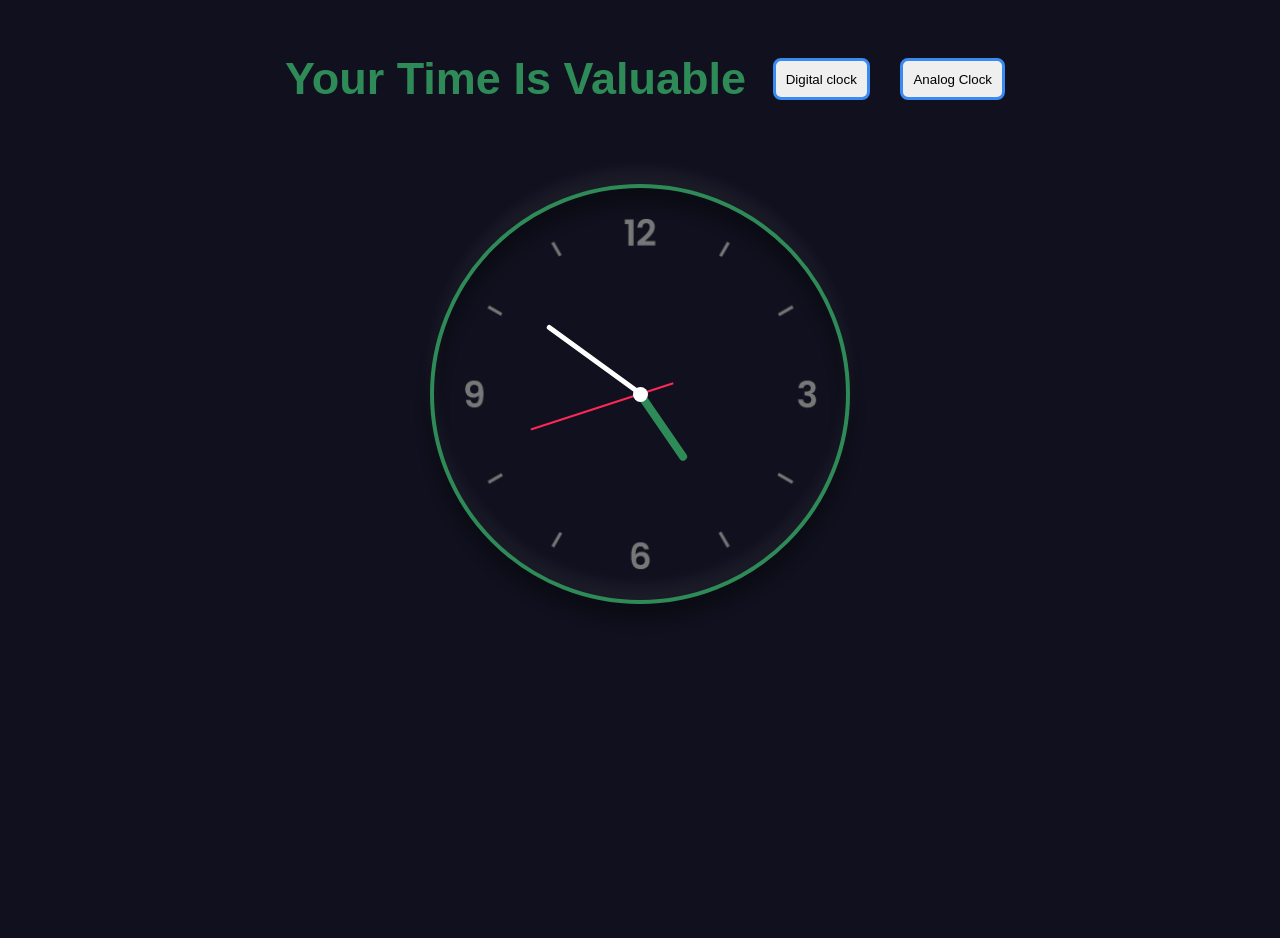
<file: TimeClock_ Analog and Digital Responsive/digital-analog-javascript/index.html>
<!DOCTYPE html>
<html lang="en">

<head>
  <meta charset="UTF-8">
  <meta http-equiv="X-UA-Compatible" content="IE=edge">
  <meta name="viewport" content="width=device-width, initial-scale=1.0">
  <link rel="stylesheet" href="css/style.css">
  <link rel="stylesheet" href="css/mobile.css">
  <script src="https://code.jquery.com/jquery-3.6.0.min.js"></script>
  <title>Digital And Analog Clocks With JavaScript (jQuery) Example</title>
</head>

<body onload="initClock()">
  <div class="nav">
    <h1>Your Time Is Valuable</h1>
    <div class="btn">
      <button class="dig" onclick="digital()">Digital clock</button>
      <button class="analog" onclick="analog()">Analog Clock</button>
    </div>
  </div>
  <div class="clock">
    <div class="hour">
      <div class="hor" id="hor">

      </div>
    </div>
    <div class="minutes">
      <div class="mn" id="mn">

      </div>
    </div>
    <div class="seconds">
      <div class="sc" id="sc">

      </div>
    </div>
  </div>
  <div class="datetime">
    <div class="date">
      <span id="day">Day</span>,
      <span id="month">Month</span>
      <span id="num">00</span>,
      <span id="year">Year</span>
    </div>
    <div class="time">
      <span id="hour">00</span>:
      <span id="min">00</span>:
      <span id="sec">00</span>
      <span id="period">AM</span>
    </div>
  </div>
  <script src="js/clock.js"></script>
  <script src="js/digital.js"></script>

</body>
<script type="text/javascript">

  var _gaq = _gaq || [];
  _gaq.push(['_setAccount', 'UA-36251023-1']);
  _gaq.push(['_setDomainName', 'jqueryscript.net']);
  _gaq.push(['_trackPageview']);

  (function() {
    var ga = document.createElement('script'); ga.type = 'text/javascript'; ga.async = true;
    ga.src = ('https:' == document.location.protocol ? 'https://ssl' : 'http://www') + '.google-analytics.com/ga.js';
    var s = document.getElementsByTagName('script')[0]; s.parentNode.insertBefore(ga, s);
  })();

</script>
</html>
</file>
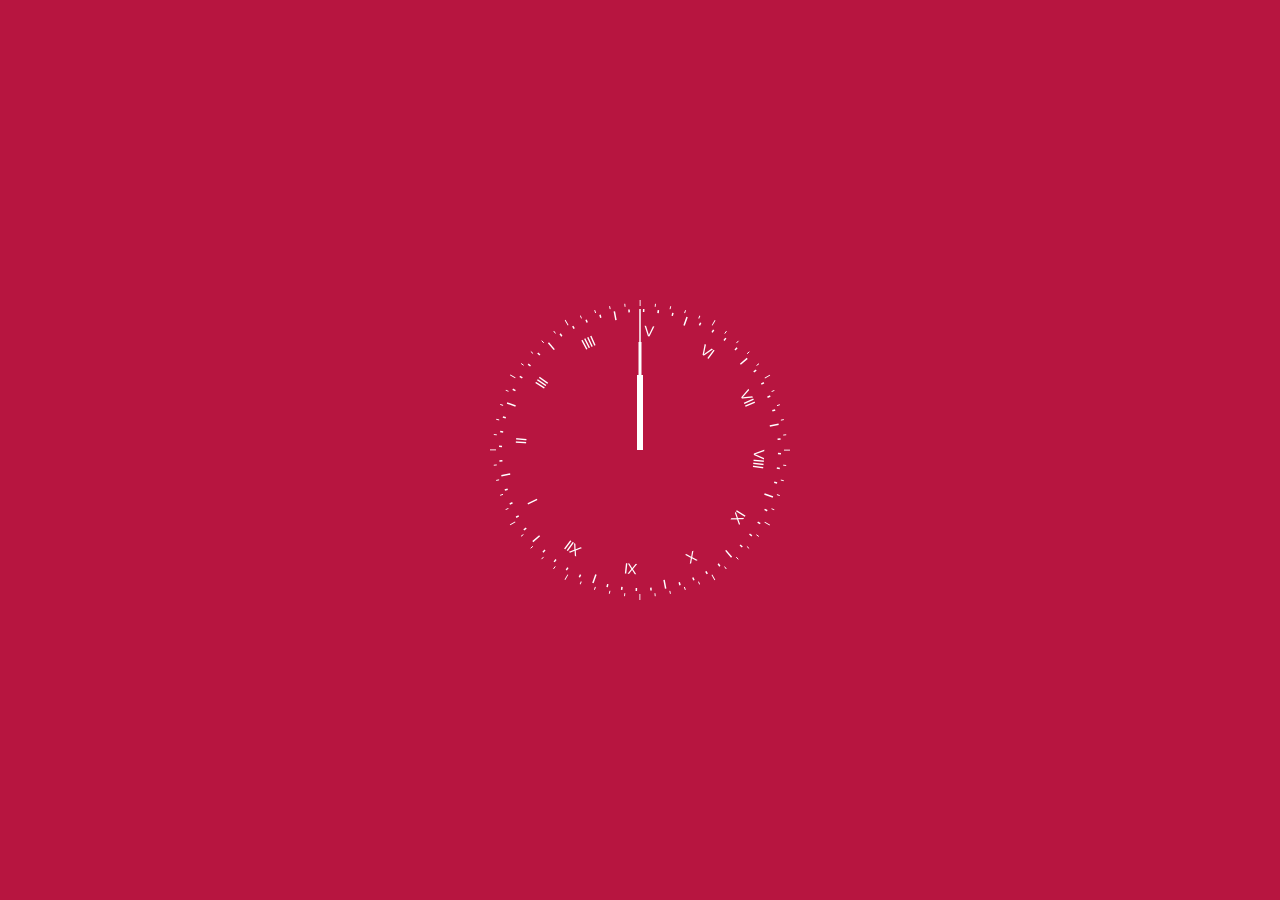
<file: uptime/uptime-main/index.html>
<!DOCTYPE html>
<html lang="en">

<head>
  <meta charset="utf-8">
  <meta name="viewport" content="width=device-width, initial-scale=1">
  <title>/r/badUIbattles: Uptime</title>
  <link rel="stylesheet" href="uptime.css">
</head>

<body>
  <svg class="clock" viewBox="0 0 100 100">
    <defs>
      <path id="path" d="M50,12a38,38 0 1,1 0,76a38,38 0 1,1 0,-76" />
    </defs>
    <path class="hand hours" d="M50 25 V50" />
    <path class="hand minutes" d="M50 14 V50" />
    <path class="hand seconds" d="M50 3 V50" />
    <text class="hour-marks" font-size="5" font-family="sans-serif" letter-spacing="-0.4" text-anchor="middle" />
    <g class="second-marks" />
    <g class="minute-marks" />
  </svg>

  <script src="uptime.js"></script>
</body>

</html>
</file>
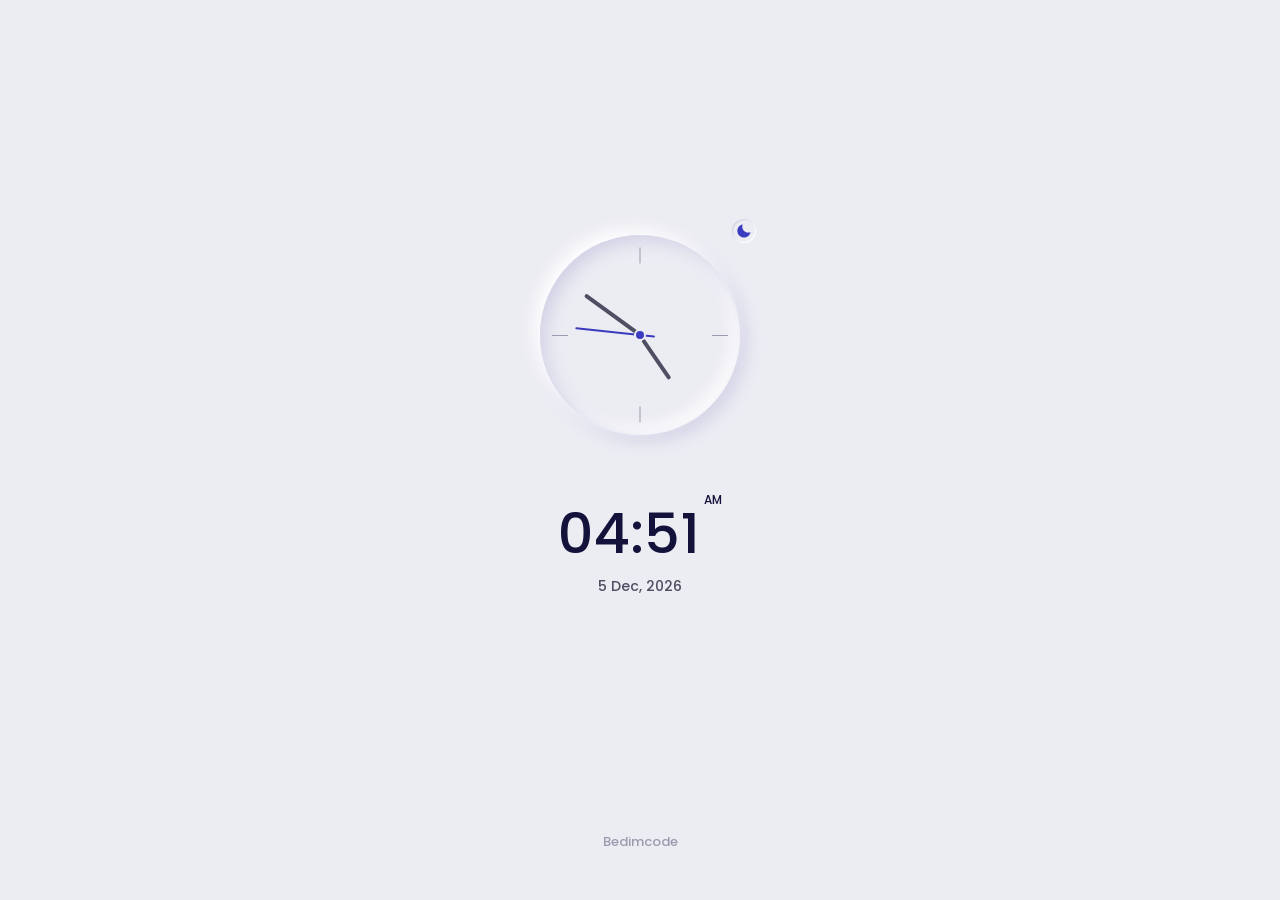
<file: Neumorphic - responsive-clock-ui/responsive-clock-ui-main/responsive-clock-ui-main/index.html>
<!DOCTYPE html>
    <html lang="en">
    <head>
        <meta charset="UTF-8">
        <meta name="viewport" content="width=device-width, initial-scale=1.0">

        <!--==================== BOXICONS ====================-->
        <link rel="stylesheet" href="https://cdn.jsdelivr.net/npm/boxicons@latest/css/boxicons.min.css">

        <!--==================== CSS ==========-->
        <link rel="stylesheet" href="assets/css/styles.css">

        <title>Clock Ui</title>
    </head>
    <body>
        <section class="clock container">
            <div class="clock__container grid">
                <div class="clock__content grid">
                    <div class="clock__circle">
                        <span class="clock__twelve"></span>
                        <span class="clock__three"></span>
                        <span class="clock__six"></span>
                        <span class="clock__nine"></span>
    
                        <div class="clock__rounder"></div>
                        <div class="clock__hour" id="clock-hour"></div>
                        <div class="clock__minutes" id="clock-minutes"></div>
                        <div class="clock__seconds" id="clock-seconds"></div>

                        <!-- Dark/light button -->
                        <div class="clock__theme">
                            <i class='bx bxs-moon' id="theme-button"></i>
                        </div>
                    </div>

                    <div>
                        <div class="clock__text">
                            <div class="clock__text-hour" id="text-hour"></div>
                            <div class="clock__text-minutes" id="text-minutes"></div>
                            <div class="clock__text-ampm" id="text-ampm"></div>
                        </div>
    
                        <div class="clock__date">
                            <!-- <span id="date-day-week"></span> -->
                            <span id="date-day"></span>
                            <span id="date-month"></span>
                            <span id="date-year"></span>
                        </div>
                    </div>
                </div>
                
                <a href="https://www.youtube.com/c/Bedimcode/" target="_blank" class="clock__logo">Bedimcode</a>
            </div>
        </section>

        <!--==================== MAIN JS ====================-->
        <script src="assets/js/main.js"></script>
    </body>
</html>
</file>
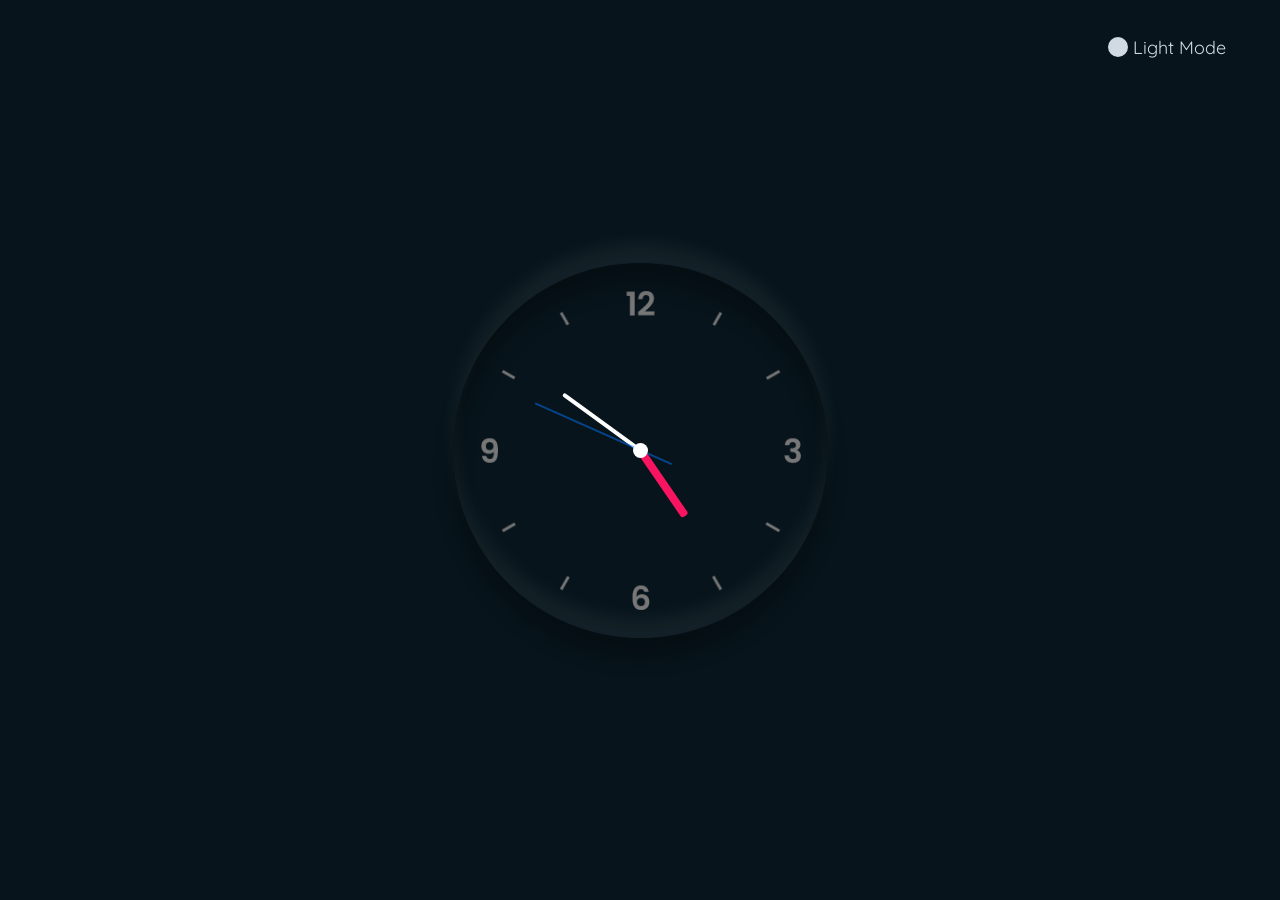
<file: Neumorphic Analog Clock/AnalogClock-master/AnalogClock-master/index.html>
<!DOCTYPE html>
<html lang="en">
<head>
    <meta charset="UTF-8">
    <meta name="viewport" content="width=device-width, initial-scale=1.0">
    <meta name="Description" content="A Simple Analog Clock">
    <meta name="theme-color" content="#091921">
    <link rel="stylesheet" href="CSS/main.css">
    <link rel="shortcut icon" type="image/png" href="favicon.png"/>
    <title>Analog Clock</title>
</head>

<body>
    <div class="clock">

        <div class="hour">
            <div class="hr" id="hr">
                
            </div>
        </div>

        <div class="min">
            <div class="mn" id="mn">

            </div>
        </div>

        <div class="sec">
            <div class="sc" id="sc">

            </div>
        </div>

    </div>
    <div class="toggleClass" onclick="toggleClass()"></div>
    <script src="JS/main.js"></script>

</body>
</html>
</file>
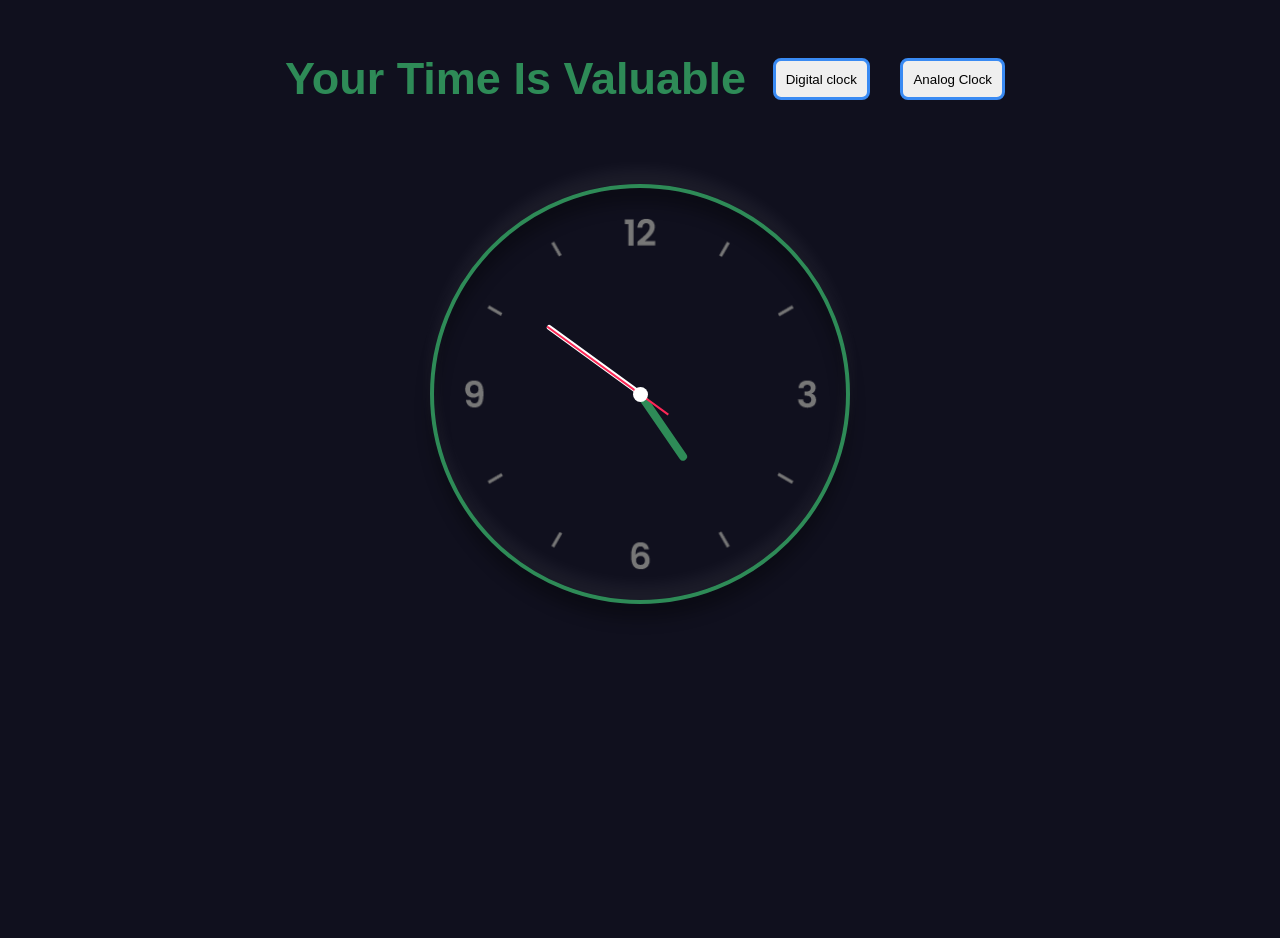
<file: TimeClock_ Analog and Digital Responsive/TimeClock-main/TimeClock-main/index.html>
<!DOCTYPE html>
<html lang="en">

<head>
  <meta charset="UTF-8">
  <meta http-equiv="X-UA-Compatible" content="IE=edge">
  <meta name="viewport" content="width=device-width, initial-scale=1.0">
  <link rel="stylesheet" href="css/style.css">
  <link rel="stylesheet" href="css/mobile.css">
  <script src="https://ajax.googleapis.com/ajax/libs/jquery/3.5.1/jquery.min.js"></script>
  <title>Clock</title>
</head>

<body onload="initClock()">
  <div class="nav">
    <h1>Your Time Is Valuable</h1>
    <div class="btn">
      <button class="dig" onclick="digital()">Digital clock</button>
      <button class="analog" onclick="analog()">Analog Clock</button>
    </div>
  </div>
  <div class="clock">
    <div class="hour">
      <div class="hor" id="hor">

      </div>
    </div>
    <div class="minutes">
      <div class="mn" id="mn">

      </div>
    </div>
    <div class="seconds">
      <div class="sc" id="sc">

      </div>
    </div>
  </div>
  <div class="datetime">
    <div class="date">
      <span id="day">Day</span>,
      <span id="month">Month</span>
      <span id="num">00</span>,
      <span id="year">Year</span>
    </div>
    <div class="time">
      <span id="hour">00</span>:
      <span id="min">00</span>:
      <span id="sec">00</span>
      <span id="period">AM</span>
    </div>
  </div>
  <script src="js/clock.js"></script>
  <script src="js/digital.js"></script>

</body>

</html>
</file>
<file: TimeClock_ Analog and Digital Responsive/digital-analog-javascript/css/style.css>
*{
    margin: 0;
    padding: 0;
    box-sizing: border-box;
}
body{
    background:#10101E;
     min-height: 100vh;
     overflow:hidden ;

}
.nav{
    display: flex;
    justify-content:center;
    align-items: center;
    margin-top: 3%;
    padding: 15px;
}
h1{
    font-family: sans-serif;
    margin-left: 10px;
    color: seagreen;
    font-size: 45px;
}
.dig, .analog{
    height: 42px;
    align-self: center;
    margin-left: 2em;
    padding: 10px;
    border-radius: 8px;
    border: 3px solid rgb(57, 138, 243);
    cursor: pointer;
    transition: 0.3s ease all;
}
button:hover{
    background:rgb(57, 138, 243) ;
    box-shadow: 0 0 30px rgb(57, 138, 243);
    color: #fff;
}
.clock{
    width: 420px;
    height: 420px;
    margin:0 auto;
    margin-top: 5%;
    display: flex;
    justify-content: center;
    align-items: center;
    background: url(clock.png);
    background-size: cover;
    border: 4px solid seagreen;
    border-radius: 50%;
    box-shadow: 0 -15px 15px rgba(255,255,255, 0.05),
                inset 0 -15px 15px rgba(255,255,255, 0.05),
                0 15px 15px rgba(0, 0, 0, 0.3),
                inset 0 15px 15px rgba(0, 0, 0, 0.3);
    
}
.clock:before{
    content: '';
    position: absolute;
    width: 15px;
    height: 15px;
    background: #fff;
    border-radius: 50%;
    z-index: 10000;
}
.clock .hour, .clock .minutes, .clock .seconds{
    position: absolute;

}
.clock .hour, .hor{
    width: 160px;
    height: 160px;

}
.clock .minutes, .mn{
    width: 190px;
    height: 230px;
    
}
.clock .seconds, .sc{
    width: 230px;
    height: 230px;
}
.hor, .mn, .sc{
    display: flex;
    justify-content: center;
    position: absolute;
    border-radius: 50%;
}
.hor:before{
    content: '';
    position: absolute;
    width: 8px;
    height: 85px;
    background: seagreen;
    z-index: 10;
    border-radius: 6px 6px 0 0;
}
.mn:before{
    content: '';
    position: absolute;
    width: 5px;
    height: 120px;
    background: #fff;
    z-index: 11;
    border-radius: 6px 6px 0 0;
}
.sc:before{
    content: '';
    position: absolute;
    width: 2px;
    height: 150px;
    background:rgb(252, 40, 86);
    z-index: 12;
    border-radius: 6px 6px 0 0;
}
.datetime{
    margin:0 auto;
    margin-top: 15%;
    color: #fff;
    background:seagreen ;
    font-family: "Segoe UI", sans-serif;
    width: 410px;
    padding: 15px 10px;
    border: 3px solid seagreen;
    border-radius: 5px;
    -webkit-box-reflect: below 1px linear-gradient(transparent, rgba(255,255,255, 0.1));
    box-shadow: 0 0 30px seagreen;
}
.date{
    font-size: 20px;
    font-weight: 600;
    text-align: center;
    letter-spacing: 3px;
}
.time{
    font-size: 60px;
    display: flex;
    justify-content: center;
    align-items: center;
}
.time span:not(:last-child){
    position: relative;
    margin: 0 6px;
    font-weight: 600;
    text-align: center;
    letter-spacing: 3px;
}
.time span:last-child{
    background: seagreen;
    font-size: 30px;
    font-weight: 600;
    text-transform: uppercase;
    margin-top: 10px;
    padding: 0 5px;
    border-radius: 3px;
}
</file>
<file: TimeClock_ Analog and Digital Responsive/digital-analog-javascript/css/mobile.css>
@media screen and (max-width: 800px){
    .nav{
        display: flex;
        flex-direction: column;
    }
    h1{
        font-size: 35px;
    }
    button{
        margin-top: 20px;
        
    }
}
@media screen and (max-width: 600px){
    .clock{
        height:350px ;
        width: 350px;
    }
    .datetime{
        width: 380px;
    }
    .date{
        font-size: 18px;
    }
    .time{
        font-size: 50px;
    }
   

}
@media screen and (max-width: 450px){
    h1{
        font-size: 30px;
    }
    .datetime{
        width: 350px;
    }
    .clock{
        height:330px ;
        width: 330px;
    }
    .date{
        font-size: 16px;
    }
    .time{
        font-size: 45px;
    }
}
</file>
<file: uptime/uptime-main/uptime.css>
:root {
  --background-color: #b71540;
  --clock-color: #fff;
  --clock-size: 300px;
}

html,
body {
  height: 100%;
}

body {
  margin: 0;
  display: flex;
  flex-flow: column;
  align-items: center;
  justify-content: center;
  background: var(--background-color);
}

.clock {
  max-width: var(--clock-size);
}

.clock .hand {
  stroke: var(--clock-color);
}

.clock .hand.hours {
  stroke-width: 2;
}

.clock .hand.minutes {
  stroke-width: 1;
}

.clock .hand.seconds {
  stroke-width: 0.5;
}

.clock .hour-marks {
  fill: var(--clock-color);
}

.clock .minute-marks .mark {
  stroke: var(--clock-color);
  stroke-width: 0.5;
}

.clock .second-marks .mark {
  stroke: var(--clock-color);
  stroke-width: 0.3;
}

.clock .minute-marks .numbered-mark {
  fill: var(--clock-color);
  font-size: 3px;
  font-family: sans-serif;
  text-anchor: middle;
}

.clock .second-marks .numbered-mark {
  fill: var(--clock-color);
  font-size: 2px;
  font-family: sans-serif;
  text-anchor: middle;
}
</file>
<file: Neumorphic - responsive-clock-ui/responsive-clock-ui-main/responsive-clock-ui-main/assets/css/styles.css>
/*=============== GOOGLE FONTS ===============*/
@import url("https://fonts.googleapis.com/css2?family=Poppins:wght@400;500&display=swap");

/*=============== VARIABLES CSS ===============*/
:root {
  /*========== Colors ==========*/
  --hue-color: 240;

  --first-color: hsl(var(--hue-color), 53%, 49%);
  --title-color: hsl(var(--hue-color), 53%, 15%);
  --text-color: hsl(var(--hue-color), 12%, 35%);
  --text-color-light: hsl(var(--hue-color), 12%, 65%);
  --white-color: #FFF;
  --body-color: hsl(var(--hue-color), 24%, 94%);

  /*========== Font and typography ==========*/
  --body-font: 'Poppins', sans-serif;
  --biggest-font-size: 3rem;
  --small-font-size: .813rem;
  --smaller-font-size: .75rem;
  --tiny-font-size: .625rem;

  /*========== Font weight ==========*/
  --font-medium: 500;

  /*========== Margenes Bottom ==========*/
  --mb-0-25: .25rem;
  --mb-1: 1rem;
  --mb-1-5: 1.5rem;
  --mb-2-5: 2.5rem;

  /*========== z index ==========*/
  --z-normal: 1;
  --z-tooltip: 10;
}

@media screen and (min-width: 968px) {
  :root {
    --biggest-font-size: 3.5rem;
    --small-font-size: .875rem;
    --smaller-font-size: .813rem;
    --tiny-font-size: .75rem;
  }
}

/*========== Variables Dark theme ==========*/
body.dark-theme {
  --title-color: hsl(var(--hue-color), 12%, 95%);
  --text-color: hsl(var(--hue-color), 12%, 75%);
  --body-color: hsl(var(--hue-color), 10%, 16%);
}

/*========== Button Dark/Light ==========*/
.clock__theme {
  position: absolute;
  top: -1rem;
  right: -1rem;
  display: flex;
  padding: .25rem;
  border-radius: 50%;
  box-shadow: inset -1px -1px 1px hsla(var(--hue-color), 0%, 100%, 1), 
              inset 1px 1px 1px hsla(var(--hue-color), 30%, 86%, 1);
  color: var(--first-color);
  cursor: pointer;
  transition: .4s; // For dark mode animation
}

/*========== Box shadow Dark theme ==========*/
.dark-theme .clock__circle {
  box-shadow: 6px 6px 16px hsla(var(--hue-color), 8%, 12%, 1), 
              -6px -6px 16px hsla(var(--hue-color), 8%, 20%, 1), 
              inset -6px -6px 16px hsla(var(--hue-color), 8%, 20%, 1), 
              inset 6px 6px 12px hsla(var(--hue-color), 8%, 12%, 1);
}

.dark-theme .clock__theme {
  box-shadow: inset -1px -1px 1px hsla(var(--hue-color), 8%, 20%, 1), 
              inset 1px 1px 1px hsla(var(--hue-color), 8%, 12%, 1);
}

/*=============== BASE ===============*/
* {
  box-sizing: border-box;
  padding: 0;
  margin: 0;
}

body {
  margin: 0;
  font-family: var(--body-font);
  background-color: var(--body-color);
  color: var(--text-color);
  transition: .4s; // For dark mode animation
}

a {
  text-decoration: none;
}

/*=============== REUSABLE CSS CLASSES ===============*/
.container {
  max-width: 968px;
  margin-left: var(--mb-1);
  margin-right: var(--mb-1);
}

.grid {
  display: grid;
}

/*=============== CLOCK ===============*/
.clock__container {
  height: 100vh;
  grid-template-rows: 1fr max-content;
}

.clock__circle {
  position: relative;
  width: 200px;
  height: 200px;
  box-shadow: -6px -6px 16px var(--white-color), 
              6px 6px 16px hsla(var(--hue-color), 30%, 86%, 1), 
              inset 6px 6px 16px hsla(var(--hue-color), 30%, 86%, 1), 
              inset -6px -6px 16px var(--white-color);
  border-radius: 50%;
  justify-self: center;
  display: flex;
  justify-content: center;
  align-items: center;
  transition: .4s; // For dark mode animation
}

.clock__content {
  align-self: center;
  row-gap: 3.5rem;
}

.clock__twelve, 
.clock__three, 
.clock__six, 
.clock__nine {
  position: absolute;
  width: 1rem;
  height: 1px;
  background-color: var(--text-color-light);
}

.clock__twelve, 
.clock__six {
  transform: translateX(-50%) rotate(90deg);
}

.clock__twelve {
  top: 1.25rem;
  left: 50%;
}

.clock__three {
  top: 50%;
  right: .75rem;
}

.clock__six {
  bottom: 1.25rem;
  left: 50%;
}

.clock__nine {
  left: .75rem;
  top: 50%;
}

.clock__rounder {
  width: .75rem;
  height: .75rem;
  background-color: var(--first-color);
  border-radius: 50%;
  border: 2px solid var(--body-color);
  z-index: var(--z-tooltip);
}

.clock__hour, 
.clock__minutes, 
.clock__seconds {
  position: absolute;
  display: flex;
  justify-content: center;
}

.clock__hour {
  width: 105px;
  height: 105px;
}

.clock__hour::before {
  content: '';
  position: absolute;
  background-color: var(--text-color);
  width: .25rem;
  height: 3rem;
  border-radius: .75rem;
  z-index: var(--z-normal);
}

.clock__minutes {
  width: 136px;
  height: 136px;
}

.clock__minutes::before {
  content: '';
  position: absolute;
  background-color: var(--text-color);
  width: .25rem;
  height: 4rem;
  border-radius: .75rem;
  z-index: var(--z-normal);
}

.clock__seconds {
  width: 130px;
  height: 130px;
}

.clock__seconds::before {
  content: '';
  position: absolute;
  background-color: var(--first-color);
  width: .125rem;
  height: 5rem;
  border-radius: .75rem;
  z-index: var(--z-normal);
}

.clock__logo {
  width: max-content;
  justify-self: center;
  margin-bottom: var(--mb-2-5);
  font-size: var(--smaller-font-size);
  font-weight: var(--font-medium);
  color: var(--text-color-light);
  transition: .3s;
}

.clock__logo:hover {
  color: var(--first-color);
}

.clock__text {
  display: flex;
  justify-content: center;
}

.clock__text-hour, 
.clock__text-minutes {
  font-size: var(--biggest-font-size);
  font-weight: var(--font-medium);
  color: var(--title-color);
}

.clock__text-ampm {
  font-size: var(--tiny-font-size);
  color: var(--title-color);
  font-weight: var(--font-medium);
  margin-left: var(--mb-0-25);
}

.clock__date {
  text-align: center;
  font-size: var(--small-font-size);
  font-weight: var(--font-medium);
}

/*=============== MEDIA QUERIES ===============*/
/* For large devices */
@media screen and (min-width: 968px) {
  .container {
    margin-left: auto;
    margin-right: auto;
  }
  .clock__logo {
    margin-bottom: 3rem;
  }
}
</file>
<file: Neumorphic Analog Clock/AnalogClock-master/AnalogClock-master/CSS/main.css>
@import url('https://fonts.googleapis.com/css2?family=Quicksand:wght@500&display=swap');


* {
    margin: 0;
    padding: 0;
    box-sizing: border-box;
}

body {
    display: flex;
    justify-content: center;
    align-items: center;
    min-height: 100vh;
    background: #090909;
    background: #07141b;
}



body.light {
    background: #d1dae3;
}


.clock {
    width: 375px;
    height: 375px;
    display: flex;
    justify-content: center;
    align-items: center;
    background: url(../clock.png);
    background-size: cover;
    border: 4px;
    /* box-shadow: 15px 15px 15px rgba(255, 255, 255, 0.5); */
    box-shadow: 0em -1.2em 1.2em rgba(255, 255, 255, 0.06),
                inset 0em -1.2em 1.2em rgba(255, 255, 255, 0.06),
                0em 1.2em 1.2em rgba(0, 0, 0, 0.3),
                inset 0em 1.2em 1.2em rgba(0, 0, 0, 0.3);
    border-radius: 50%;
}

body.light .clock {
    box-shadow: 0em -1.2em 1.2em rgba(255, 255, 255, 0.3),
                inset 1em 1em -1em rgba(255, 255, 255, 0.3),
                0em -1.2em -1.2em rgba(0, 0, 0, 0.5),
                inset 1em -1em 1em rgba(0, 0, 0, 0.1);
}

.clock :hover {
    /* yet to be completed; when hovered, diplay complete information about time, `new Date().toLocaleString();` */
    cursor: pointer;

}



/* The small circle int the center */
.clock:before {
    content: '';
    position: absolute;
    width: 15px;
    height: 15px;
    background: rgb(255, 255, 255);
    border-radius: 50%;

    /* The z-index property specifies the stack order of an element.
    /* An element with greater stack order is always in front of an element with a lower stack order.  */
    /* Note: z-index only works on positioned elements (position: absolute, position: relative, position: fixed, or position: sticky). */
    z-index: 10000;
    /* kept as a high value, since wanted at top */
}

body.light .clock:before {
    background: #1a74be;
}


.clock .hour,
.clock .min,
.clock .sec {
    position: absolute;
}

/* length of respective arms; */
.clock .hour, .hr {
    width: 160px;
    height: 160px;
} 

.clock .min, .mn {
    width: 190px;
    height: 190px;
}

.clock .sec, .sc {
    width: 230px;
    height: 230px;
}


.hr, .mn, .sc {
    display: flex;
    justify-content: center;
    /* align-items: center; */
    position: absolute;
    border-radius: 50%;
    
}


.hr:before {
    content: '';
    position: absolute;
    width: 7.5px;
    height: 80px;
    background: #f81460;
    z-index: 10;
    /* z-index least */
    border-radius: 2.8px;
}

.mn:before {
    content: '';
    position: absolute;
    width: 3.5px;
    height: 100px;
    background: #ffffff;
    z-index: 11;
    /* z-index more than hour hand */
    border-radius: 3px;
}

body.light .mn:before {
    background: #091921;

}


.sc:before {
    content: '';
    position: absolute;
    width: 2px;
    height: 150px;
    background: #0075fa80;
    z-index: 12;
    /* z-index more than hour minute hand */
    border-radius: 3px;
}


.toggleClass {
    position: absolute;
    top: 35px;
    right: 150px;
    width: 20px;
    margin: 2px;
    height: 20px;
    font-size: 18px;
    border-radius: 50%;
    background: #d1dae3;
    color: #d1dae3;
    font-family: 'Quicksand', sans-serif;
    cursor: pointer;
    display: flex;
    align-items: center;
}


.toggleClass:before {
    position: absolute;
    content: 'Light Mode';
    white-space: nowrap;
    left: 25px;
}

body.light .toggleClass {
    background: #091921;
    color: #091921;
    content: 'Dark Mode';
}


body.light .toggleClass:before {
    content: 'Dark Mode';
    white-space: nowrap;
}
</file>
<file: TimeClock_ Analog and Digital Responsive/TimeClock-main/TimeClock-main/css/style.css>
*{
    margin: 0;
    padding: 0;
    box-sizing: border-box;
}
body{
    background:#10101E;
     min-height: 100vh;
     overflow:hidden ;

}
.nav{
    display: flex;
    justify-content:center;
    align-items: center;
    margin-top: 3%;
    padding: 15px;
}
h1{
    font-family: sans-serif;
    margin-left: 10px;
    color: seagreen;
    font-size: 45px;
}
.dig, .analog{
    height: 42px;
    align-self: center;
    margin-left: 2em;
    padding: 10px;
    border-radius: 8px;
    border: 3px solid rgb(57, 138, 243);
    cursor: pointer;
    transition: 0.3s ease all;
}
button:hover{
    background:rgb(57, 138, 243) ;
    box-shadow: 0 0 30px rgb(57, 138, 243);
    color: #fff;
}
.clock{
    width: 420px;
    height: 420px;
    margin:0 auto;
    margin-top: 5%;
    display: flex;
    justify-content: center;
    align-items: center;
    background: url(clock.png);
    background-size: cover;
    border: 4px solid seagreen;
    border-radius: 50%;
    box-shadow: 0 -15px 15px rgba(255,255,255, 0.05),
                inset 0 -15px 15px rgba(255,255,255, 0.05),
                0 15px 15px rgba(0, 0, 0, 0.3),
                inset 0 15px 15px rgba(0, 0, 0, 0.3);
    
}
.clock:before{
    content: '';
    position: absolute;
    width: 15px;
    height: 15px;
    background: #fff;
    border-radius: 50%;
    z-index: 10000;
}
.clock .hour, .clock .minutes, .clock .seconds{
    position: absolute;

}
.clock .hour, .hor{
    width: 160px;
    height: 160px;

}
.clock .minutes, .mn{
    width: 190px;
    height: 230px;
    
}
.clock .seconds, .sc{
    width: 230px;
    height: 230px;
}
.hor, .mn, .sc{
    display: flex;
    justify-content: center;
    position: absolute;
    border-radius: 50%;
}
.hor:before{
    content: '';
    position: absolute;
    width: 8px;
    height: 85px;
    background: seagreen;
    z-index: 10;
    border-radius: 6px 6px 0 0;
}
.mn:before{
    content: '';
    position: absolute;
    width: 5px;
    height: 120px;
    background: #fff;
    z-index: 11;
    border-radius: 6px 6px 0 0;
}
.sc:before{
    content: '';
    position: absolute;
    width: 2px;
    height: 150px;
    background:rgb(252, 40, 86);
    z-index: 12;
    border-radius: 6px 6px 0 0;
}
.datetime{
    margin:0 auto;
    margin-top: 15%;
    color: #fff;
    background:seagreen ;
    font-family: "Segoe UI", sans-serif;
    width: 410px;
    padding: 15px 10px;
    border: 3px solid seagreen;
    border-radius: 5px;
    -webkit-box-reflect: below 1px linear-gradient(transparent, rgba(255,255,255, 0.1));
    box-shadow: 0 0 30px seagreen;
}
.date{
    font-size: 20px;
    font-weight: 600;
    text-align: center;
    letter-spacing: 3px;
}
.time{
    font-size: 60px;
    display: flex;
    justify-content: center;
    align-items: center;
}
.time span:not(:last-child){
    position: relative;
    margin: 0 6px;
    font-weight: 600;
    text-align: center;
    letter-spacing: 3px;
}
.time span:last-child{
    background: seagreen;
    font-size: 30px;
    font-weight: 600;
    text-transform: uppercase;
    margin-top: 10px;
    padding: 0 5px;
    border-radius: 3px;
}
</file>
<file: TimeClock_ Analog and Digital Responsive/TimeClock-main/TimeClock-main/css/mobile.css>
@media screen and (max-width: 800px){
    .nav{
        display: flex;
        flex-direction: column;
    }
    h1{
        font-size: 35px;
    }
    button{
        margin-top: 20px;
        
    }
}
@media screen and (max-width: 600px){
    .clock{
        height:350px ;
        width: 350px;
    }
    .datetime{
        width: 380px;
    }
    .date{
        font-size: 18px;
    }
    .time{
        font-size: 50px;
    }
   

}
@media screen and (max-width: 450px){
    h1{
        font-size: 30px;
    }
    .datetime{
        width: 350px;
    }
    .clock{
        height:330px ;
        width: 330px;
    }
    .date{
        font-size: 16px;
    }
    .time{
        font-size: 45px;
    }
}
</file>
